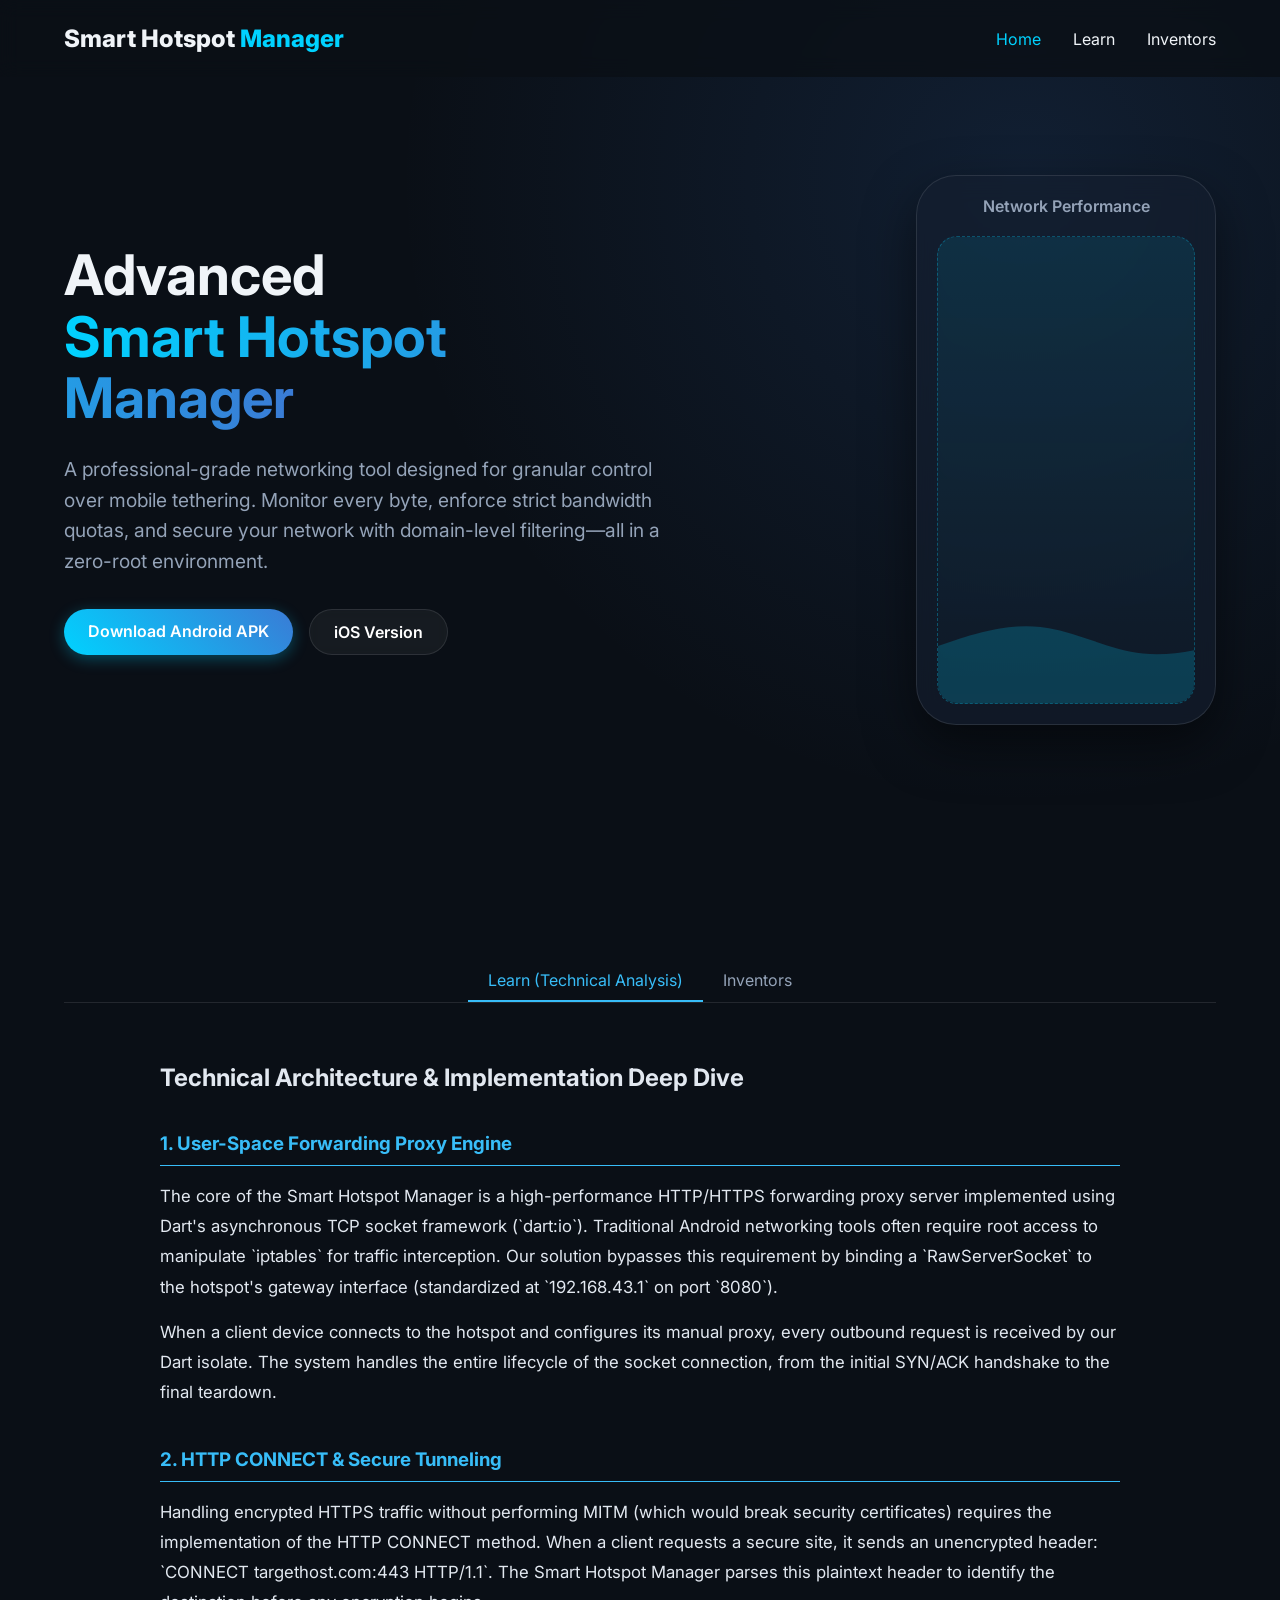
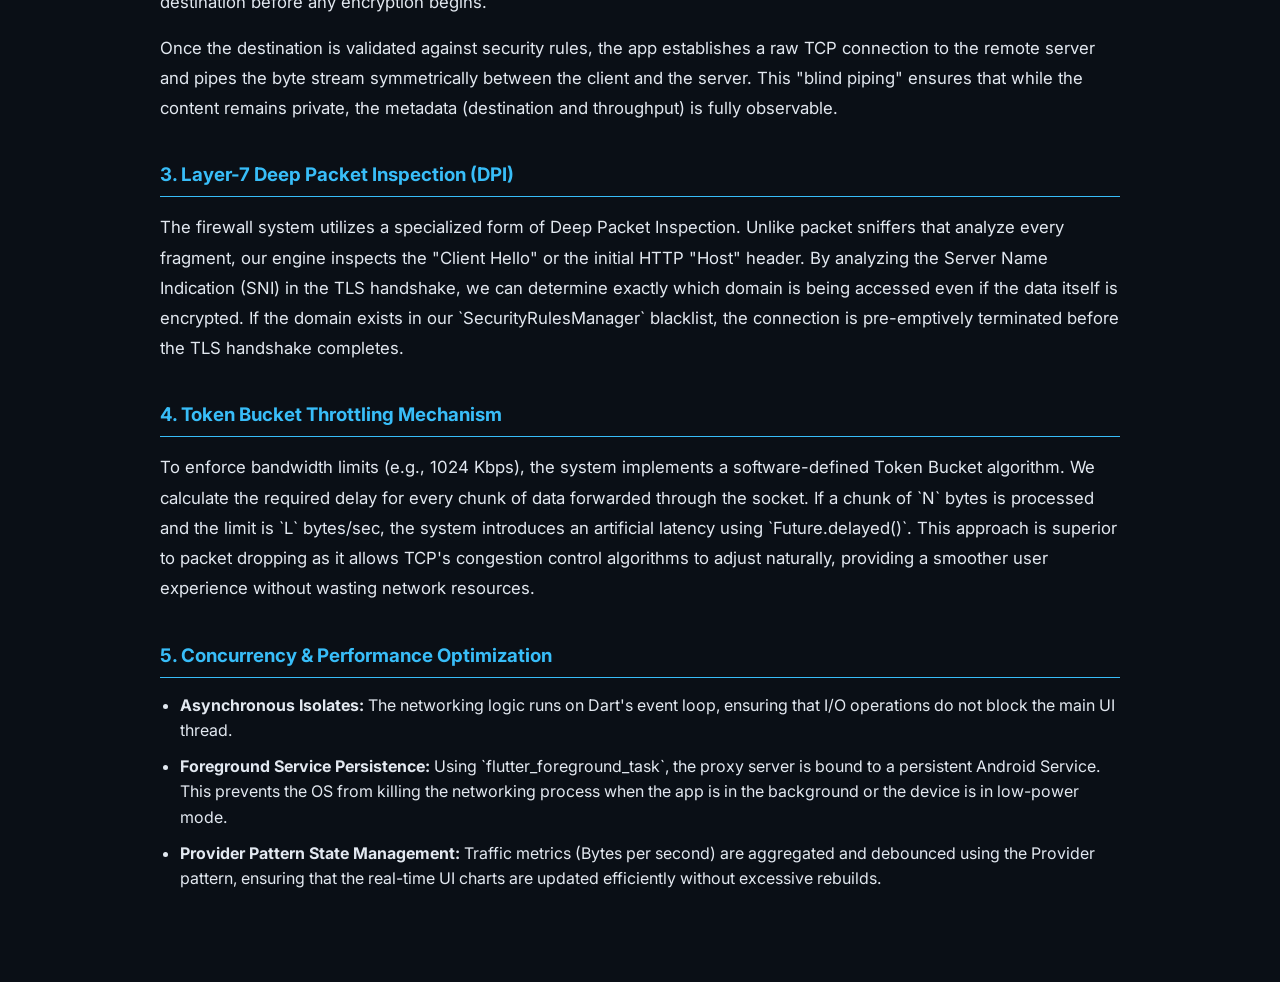
<file: docs/index.html>
<!DOCTYPE html>
<html lang="en">
<head>
    <meta charset="UTF-8">
    <meta name="viewport" content="width=device-width, initial-scale=1.0">
    <title>Smart Hotspot Manager</title>
    <link href="https://fonts.googleapis.com/css2?family=Inter:wght@300;400;600;800&display=swap" rel="stylesheet">
    <link rel="stylesheet" href="styles.css">
    <style>
        .detailed-content {
            text-align: left;
            max-width: 1000px;
            margin: 0 auto;
            padding: 20px;
            color: #e2e8f0;
        }
        .detailed-content h3 {
            border-bottom: 1px solid #38bdf8;
            padding-bottom: 10px;
            margin-top: 40px;
            color: #38bdf8;
        }
        .detailed-content p {
            margin-top: 15px;
            line-height: 1.8;
            font-size: 1.05rem;
        }
        .detailed-content ul {
            margin-top: 15px;
            padding-left: 20px;
        }
        .detailed-content li {
            margin-bottom: 10px;
            line-height: 1.6;
        }
        .inventor-card {
            background: rgba(15, 23, 42, 0.8);
            border: 1px solid rgba(56, 189, 248, 0.2);
            padding: 20px;
            border-radius: 12px;
            margin-bottom: 20px;
            text-align: left;
        }
        .inventor-card h4 {
            color: #38bdf8;
            margin-bottom: 5px;
            font-size: 1.2rem;
        }
        .inventor-card p {
            margin: 2px 0;
            font-size: 0.95rem;
            color: #94a3b8;
        }
        .inventor-card a {
            color: #38bdf8;
            text-decoration: none;
        }
        .tab-btn {
            background: transparent;
            border: none;
            color: #94a3b8;
            font-size: 1rem;
            cursor: pointer;
            padding: 10px 20px;
            transition: 0.3s;
            border-bottom: 2px solid transparent;
        }
        .tab-btn.active {
            color: #38bdf8;
            border-bottom: 2px solid #38bdf8;
        }
        .tab-content {
            display: none;
        }
        .tab-content.active {
            display: block;
        }
    </style>
</head>
<body>
    <nav class="navbar">
        <div class="logo">Smart Hotspot <span>Manager</span></div>
        <ul class="nav-links">
            <li><a href="#home">Home</a></li>
            <li><a href="javascript:void(0)" onclick="showTab('learn')" id="learn-nav">Learn</a></li>
            <li><a href="javascript:void(0)" onclick="showTab('inventors')" id="inventors-nav">Inventors</a></li>
        </ul>
    </nav>

    <section id="home" class="hero">
        <div class="hero-content">
            <h1>Advanced <br><span class="gradient-text">Smart Hotspot Manager</span></h1>
            <p>A professional-grade networking tool designed for granular control over mobile tethering. Monitor every byte, enforce strict bandwidth quotas, and secure your network with domain-level filtering—all in a zero-root environment.</p>
            <div class="hero-buttons">
                <!-- Corrected Android Download link -->
                <a href="smart-hotspot-manager.apk" download="smart-hotspot-manager.apk" class="btn-primary">Download Android APK</a>
                <!-- Link to iOS Web Version -->
                <a href="ios_version/index.html" class="btn-secondary">iOS Version</a>
            </div>
        </div>
        <div class="hero-image">
            <div class="glass-mockup">
                <div class="mockup-header">Network Performance</div>
                <div class="mockup-chart"></div>
            </div>
        </div>
    </section>

    <section id="main-tabs" style="padding: 60px 5%;">
        <div style="display: flex; justify-content: center; margin-bottom: 40px; border-bottom: 1px solid rgba(255,255,255,0.1);">
            <button class="tab-btn active" id="btn-learn" onclick="showTab('learn')">Learn (Technical Analysis)</button>
            <button class="tab-btn" id="btn-inventors" onclick="showTab('inventors')">Inventors</button>
        </div>

        <div id="learn" class="tab-content active">
            <div class="detailed-content">
                <h2>Technical Architecture & Implementation Deep Dive</h2>
                
                <h3>1. User-Space Forwarding Proxy Engine</h3>
                <p>The core of the Smart Hotspot Manager is a high-performance HTTP/HTTPS forwarding proxy server implemented using Dart's asynchronous TCP socket framework (`dart:io`). Traditional Android networking tools often require root access to manipulate `iptables` for traffic interception. Our solution bypasses this requirement by binding a `RawServerSocket` to the hotspot's gateway interface (standardized at `192.168.43.1` on port `8080`).</p>
                <p>When a client device connects to the hotspot and configures its manual proxy, every outbound request is received by our Dart isolate. The system handles the entire lifecycle of the socket connection, from the initial SYN/ACK handshake to the final teardown.</p>

                <h3>2. HTTP CONNECT & Secure Tunneling</h3>
                <p>Handling encrypted HTTPS traffic without performing MITM (which would break security certificates) requires the implementation of the HTTP CONNECT method. When a client requests a secure site, it sends an unencrypted header: `CONNECT targethost.com:443 HTTP/1.1`. The Smart Hotspot Manager parses this plaintext header to identify the destination before any encryption begins.</p>
                <p>Once the destination is validated against security rules, the app establishes a raw TCP connection to the remote server and pipes the byte stream symmetrically between the client and the server. This "blind piping" ensures that while the content remains private, the metadata (destination and throughput) is fully observable.</p>

                <h3>3. Layer-7 Deep Packet Inspection (DPI)</h3>
                <p>The firewall system utilizes a specialized form of Deep Packet Inspection. Unlike packet sniffers that analyze every fragment, our engine inspects the "Client Hello" or the initial HTTP "Host" header. By analyzing the Server Name Indication (SNI) in the TLS handshake, we can determine exactly which domain is being accessed even if the data itself is encrypted. If the domain exists in our `SecurityRulesManager` blacklist, the connection is pre-emptively terminated before the TLS handshake completes.</p>

                <h3>4. Token Bucket Throttling Mechanism</h3>
                <p>To enforce bandwidth limits (e.g., 1024 Kbps), the system implements a software-defined Token Bucket algorithm. We calculate the required delay for every chunk of data forwarded through the socket. If a chunk of `N` bytes is processed and the limit is `L` bytes/sec, the system introduces an artificial latency using `Future.delayed()`. This approach is superior to packet dropping as it allows TCP's congestion control algorithms to adjust naturally, providing a smoother user experience without wasting network resources.</p>

                <h3>5. Concurrency & Performance Optimization</h3>
                <ul>
                    <li><strong>Asynchronous Isolates:</strong> The networking logic runs on Dart's event loop, ensuring that I/O operations do not block the main UI thread.</li>
                    <li><strong>Foreground Service Persistence:</strong> Using `flutter_foreground_task`, the proxy server is bound to a persistent Android Service. This prevents the OS from killing the networking process when the app is in the background or the device is in low-power mode.</li>
                    <li><strong>Provider Pattern State Management:</strong> Traffic metrics (Bytes per second) are aggregated and debounced using the Provider pattern, ensuring that the real-time UI charts are updated efficiently without excessive rebuilds.</li>
                </ul>
            </div>
        </div>

        <div id="inventors" class="tab-content">
            <div class="detailed-content">
                <h2>Project Inventors</h2>
                
                <div class="inventor-card">
                    <h4>Dr. Swaminathan.A</h4>
                    <p>Assistant Professor Sr</p>
                    <p>School of Computer Science Engineering,</p>
                    <p>Vellore Institute of Technology, Chennai</p>
                    <p>Email: <a href="mailto:swaminathan.a@vit.ac.in">swaminathan.a@vit.ac.in</a></p>
                </div>

                <div class="inventor-card">
                    <h4>Harish K</h4>
                    <p>Student, 24BYB1178</p>
                    <p>School of Computer Science Engineering,</p>
                    <p>Vellore Institute of Technology, Chennai</p>
                    <p>Email: <a href="mailto:harish.k2024b@vitstudent.ac.in">harish.k2024b@vitstudent.ac.in</a></p>
                </div>

                <div class="inventor-card">
                    <h4>Darshak RK</h4>
                    <p>Student, 24BYB1177</p>
                    <p>School of Computer Science Engineering,</p>
                    <p>Vellore Institute of Technology, Chennai</p>
                    <p>Email: <a href="mailto:darshak.rk2024@vitstudent.ac.in">darshak.rk2024@vitstudent.ac.in</a></p>
                </div>
            </div>
        </div>
    </section>

    <script>
        function showTab(tabId) {
            // Hide all tabs
            document.querySelectorAll('.tab-content').forEach(tab => tab.classList.remove('active'));
            document.querySelectorAll('.tab-btn').forEach(btn => btn.classList.remove('active'));
            
            // Show selected tab
            document.getElementById(tabId).classList.add('active');
            document.getElementById('btn-' + tabId).classList.add('active');
            
            // Smooth scroll to tabs if coming from nav
            document.getElementById('main-tabs').scrollIntoView({ behavior: 'smooth' });
        }

        // Handle navigation active state
        window.addEventListener('scroll', () => {
            const sections = document.querySelectorAll('section');
            let current = '';
            sections.forEach(section => {
                const sectionTop = section.offsetTop;
                if (pageYOffset >= (sectionTop - 200)) {
                    current = section.getAttribute('id');
                }
            });
            document.querySelectorAll('.nav-links a').forEach(a => {
                a.classList.remove('active');
                if (a.getAttribute('href').substring(1) === current) {
                    a.classList.add('active');
                }
            });
        });
    </script>
</body>
</html>
</file>
<file: docs/styles.css>
:root {
    --bg-dark: #0a0f16;
    --bg-card: rgba(20, 30, 48, 0.6);
    --primary: #00d2ff;
    --secondary: #3a7bd5;
    --text-main: #f0f4f8;
    --text-muted: #94a3b8;
}

* {
    margin: 0;
    padding: 0;
    box-sizing: border-box;
    font-family: 'Inter', sans-serif;
}

body {
    background-color: var(--bg-dark);
    color: var(--text-main);
    overflow-x: hidden;
    scroll-behavior: smooth;
}

.gradient-text {
    background: linear-gradient(to right, var(--primary), var(--secondary));
    -webkit-background-clip: text;
    -webkit-text-fill-color: transparent;
}

/* Navbar */
.navbar {
    display: flex;
    justify-content: space-between;
    align-items: center;
    padding: 1.5rem 5%;
    background: rgba(10, 15, 22, 0.8);
    backdrop-filter: blur(10px);
    position: fixed;
    width: 100%;
    z-index: 100;
}

.logo {
    font-size: 1.5rem;
    font-weight: 800;
}
.logo span { color: var(--primary); }

.nav-links {
    list-style: none;
    display: flex;
    gap: 2rem;
}

.nav-links a {
    color: var(--text-main);
    text-decoration: none;
    font-weight: 400;
    transition: color 0.3s ease;
}

.nav-links a:hover, .nav-links a.active {
    color: var(--primary);
}

.btn-primary {
    background: linear-gradient(45deg, var(--primary), var(--secondary));
    color: #fff;
    padding: 0.75rem 1.5rem;
    border-radius: 30px;
    text-decoration: none;
    font-weight: 600;
    box-shadow: 0 4px 15px rgba(0, 210, 255, 0.3);
    transition: transform 0.3s ease, box-shadow 0.3s ease;
}

.btn-primary:hover {
    transform: translateY(-2px);
    box-shadow: 0 6px 20px rgba(0, 210, 255, 0.5);
}

.btn-secondary {
    background: rgba(255, 255, 255, 0.05);
    color: #fff;
    padding: 0.75rem 1.5rem;
    border-radius: 30px;
    text-decoration: none;
    font-weight: 600;
    backdrop-filter: blur(5px);
    border: 1px solid rgba(255, 255, 255, 0.1);
    transition: background 0.3s ease;
}

.btn-secondary:hover {
    background: rgba(255, 255, 255, 0.15);
}

/* Hero Section */
.hero {
    min-height: 100vh;
    display: flex;
    align-items: center;
    justify-content: space-between;
    padding: 0 5%;
    background: radial-gradient(circle at 80% 20%, rgba(58, 123, 213, 0.15) 0%, transparent 50%);
}

.hero-content {
    max-width: 600px;
}

.hero h1 {
    font-size: 3.5rem;
    line-height: 1.1;
    margin-bottom: 1.5rem;
}

.hero p {
    font-size: 1.2rem;
    color: var(--text-muted);
    margin-bottom: 2rem;
    line-height: 1.6;
}

.hero-buttons {
    display: flex;
    gap: 1rem;
}

/* Glass Elements */
.glass {
    background: var(--bg-card);
    backdrop-filter: blur(12px);
    border: 1px solid rgba(255, 255, 255, 0.05);
    border-radius: 20px;
    box-shadow: 0 8px 32px rgba(0, 0, 0, 0.3);
}

.glass-mockup {
    width: 300px;
    height: 550px;
    background: var(--bg-card);
    backdrop-filter: blur(12px);
    border: 1px solid rgba(255, 255, 255, 0.1);
    border-radius: 40px;
    box-shadow: 0 20px 50px rgba(0,0,0,0.5);
    padding: 20px;
    display: flex;
    flex-direction: column;
    animation: float 6s ease-in-out infinite;
}

@keyframes float {
    0% { transform: translateY(0px); }
    50% { transform: translateY(-20px); }
    100% { transform: translateY(0px); }
}

.mockup-header {
    font-weight: 600;
    text-align: center;
    margin-bottom: 20px;
    color: var(--text-muted);
}

.mockup-chart {
    flex: 1;
    border-radius: 20px;
    background: linear-gradient(180deg, rgba(0, 210, 255, 0.1) 0%, transparent 100%);
    border: 1px dashed rgba(0, 210, 255, 0.3);
    position: relative;
    overflow: hidden;
}

.mockup-chart::after {
    content: '';
    position: absolute;
    bottom: 0;
    left: 0;
    width: 200%;
    height: 100%;
    background: url('data:image/svg+xml;utf8,<svg viewBox="0 0 1440 320" xmlns="http://www.w3.org/2000/svg"><path fill="%2300d2ff" fill-opacity="0.2" d="M0,160L48,144C96,128,192,96,288,106.7C384,117,480,171,576,181.3C672,192,768,160,864,138.7C960,117,1056,107,1152,117.3C1248,128,1344,160,1392,176L1440,192L1440,320L1392,320C1344,320,1248,320,1152,320C1056,320,960,320,864,320C768,320,672,320,576,320C480,320,384,320,288,320C192,320,96,320,48,320L0,320Z"></path></svg>') repeat-x bottom;
    animation: wave 4s linear infinite;
}

@keyframes wave {
    0% { transform: translateX(0); }
    100% { transform: translateX(-50%); }
}

/* Learn Section */
.learn-section {
    padding: 100px 5%;
    position: relative;
}

.learn-section h2 {
    font-size: 2.5rem;
    text-align: center;
    margin-bottom: 4rem;
}

.learn-grid {
    display: grid;
    grid-template-columns: repeat(auto-fit, minmax(250px, 1fr));
    gap: 2rem;
    margin-bottom: 4rem;
}

.learn-card {
    padding: 2rem;
    transition: transform 0.3s ease;
}

.learn-card:hover {
    transform: translateY(-5px);
}

.learn-card h3 {
    font-size: 1.25rem;
    color: var(--primary);
    margin-bottom: 1rem;
}

.learn-card p {
    color: var(--text-muted);
    line-height: 1.6;
}

.tech-stack {
    padding: 3rem;
    max-width: 800px;
    margin: 0 auto;
}

.tech-stack h3 {
    font-size: 1.8rem;
    margin-bottom: 1.5rem;
    text-align: center;
}

.tech-list {
    list-style: none;
}

.tech-list li {
    margin-bottom: 1rem;
    padding-left: 1.5rem;
    position: relative;
    color: var(--text-muted);
    line-height: 1.6;
}

.tech-list li::before {
    content: '→';
    position: absolute;
    left: 0;
    color: var(--primary);
}

.tech-list strong {
    color: var(--text-main);
}
</file>
